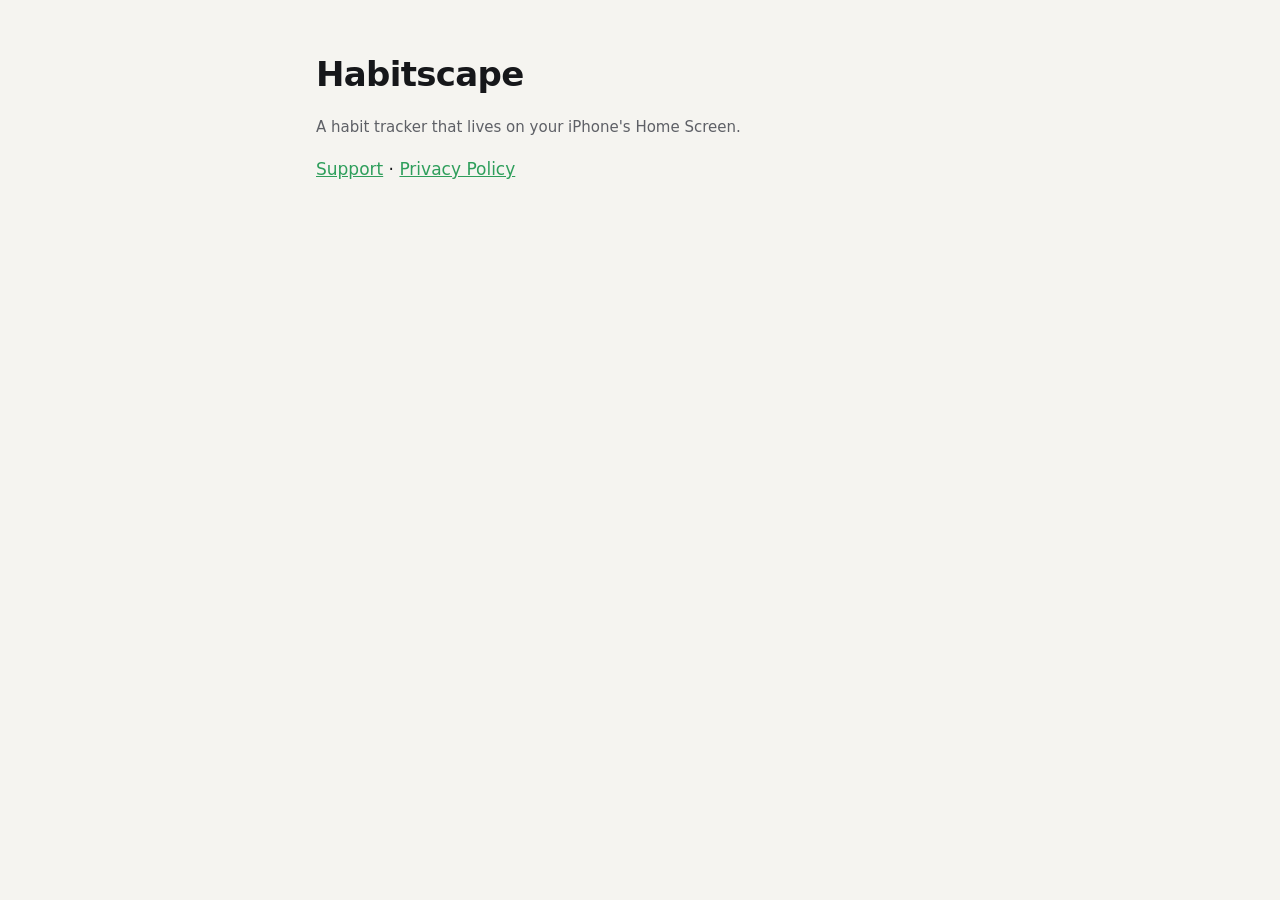
<file: index.html>
<!doctype html>
<html lang="en">
<head>
<meta charset="utf-8">
<meta name="viewport" content="width=device-width, initial-scale=1">
<title>Habitscape</title>
<link rel="stylesheet" href="style.css">
</head>
<body>
<main>
<h1>Habitscape</h1>
<p class="muted">A habit tracker that lives on your iPhone's Home Screen.</p>
<p><a href="support.html">Support</a> · <a href="privacy.html">Privacy Policy</a></p>
</main>
</body>
</html>
</file>
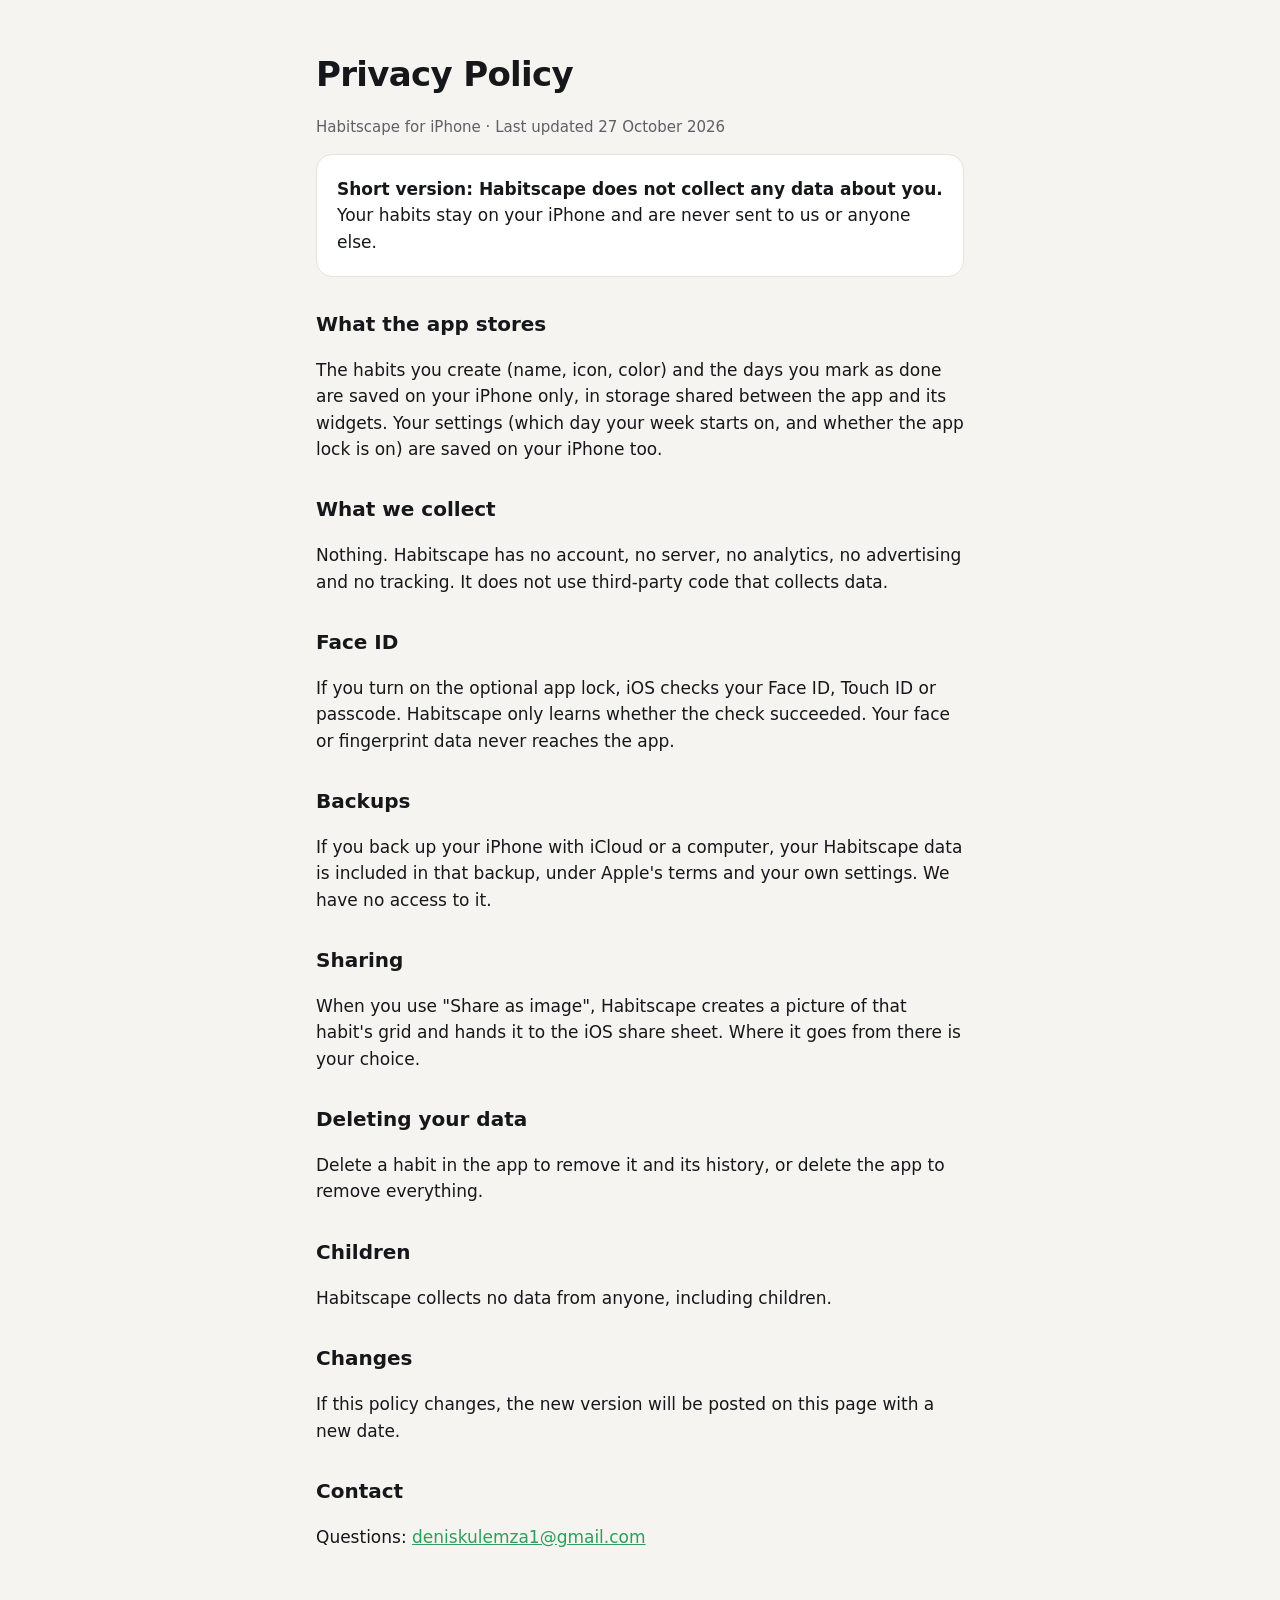
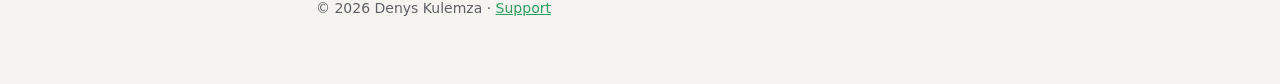
<file: privacy.html>
<!doctype html>
<html lang="en">
<head>
<meta charset="utf-8">
<meta name="viewport" content="width=device-width, initial-scale=1">
<title>Habitscape Privacy Policy</title>
<link rel="stylesheet" href="style.css">
</head>
<body>
<main>
<h1>Privacy Policy</h1>
<p class="muted">Habitscape for iPhone · Last updated 27 October 2026</p>

<div class="card">
<p><strong>Short version: Habitscape does not collect any data about you.</strong> Your habits
stay on your iPhone and are never sent to us or anyone else.</p>
</div>

<h2>What the app stores</h2>
<p>The habits you create (name, icon, color) and the days you mark as done are saved on
your iPhone only, in storage shared between the app and its widgets. Your settings (which
day your week starts on, and whether the app lock is on) are saved on your iPhone too.</p>

<h2>What we collect</h2>
<p>Nothing. Habitscape has no account, no server, no analytics, no advertising and no
tracking. It does not use third-party code that collects data.</p>

<h2>Face ID</h2>
<p>If you turn on the optional app lock, iOS checks your Face ID, Touch ID or passcode.
Habitscape only learns whether the check succeeded. Your face or fingerprint data never
reaches the app.</p>

<h2>Backups</h2>
<p>If you back up your iPhone with iCloud or a computer, your Habitscape data is included
in that backup, under Apple's terms and your own settings. We have no access to it.</p>

<h2>Sharing</h2>
<p>When you use "Share as image", Habitscape creates a picture of that habit's grid and
hands it to the iOS share sheet. Where it goes from there is your choice.</p>

<h2>Deleting your data</h2>
<p>Delete a habit in the app to remove it and its history, or delete the app to remove
everything.</p>

<h2>Children</h2>
<p>Habitscape collects no data from anyone, including children.</p>

<h2>Changes</h2>
<p>If this policy changes, the new version will be posted on this page with a new date.</p>

<h2>Contact</h2>
<p>Questions: <a href="mailto:deniskulemza1@gmail.com">deniskulemza1@gmail.com</a></p>

<footer>© 2026 Denys Kulemza · <a href="support.html">Support</a></footer>
</main>
</body>
</html>
</file>
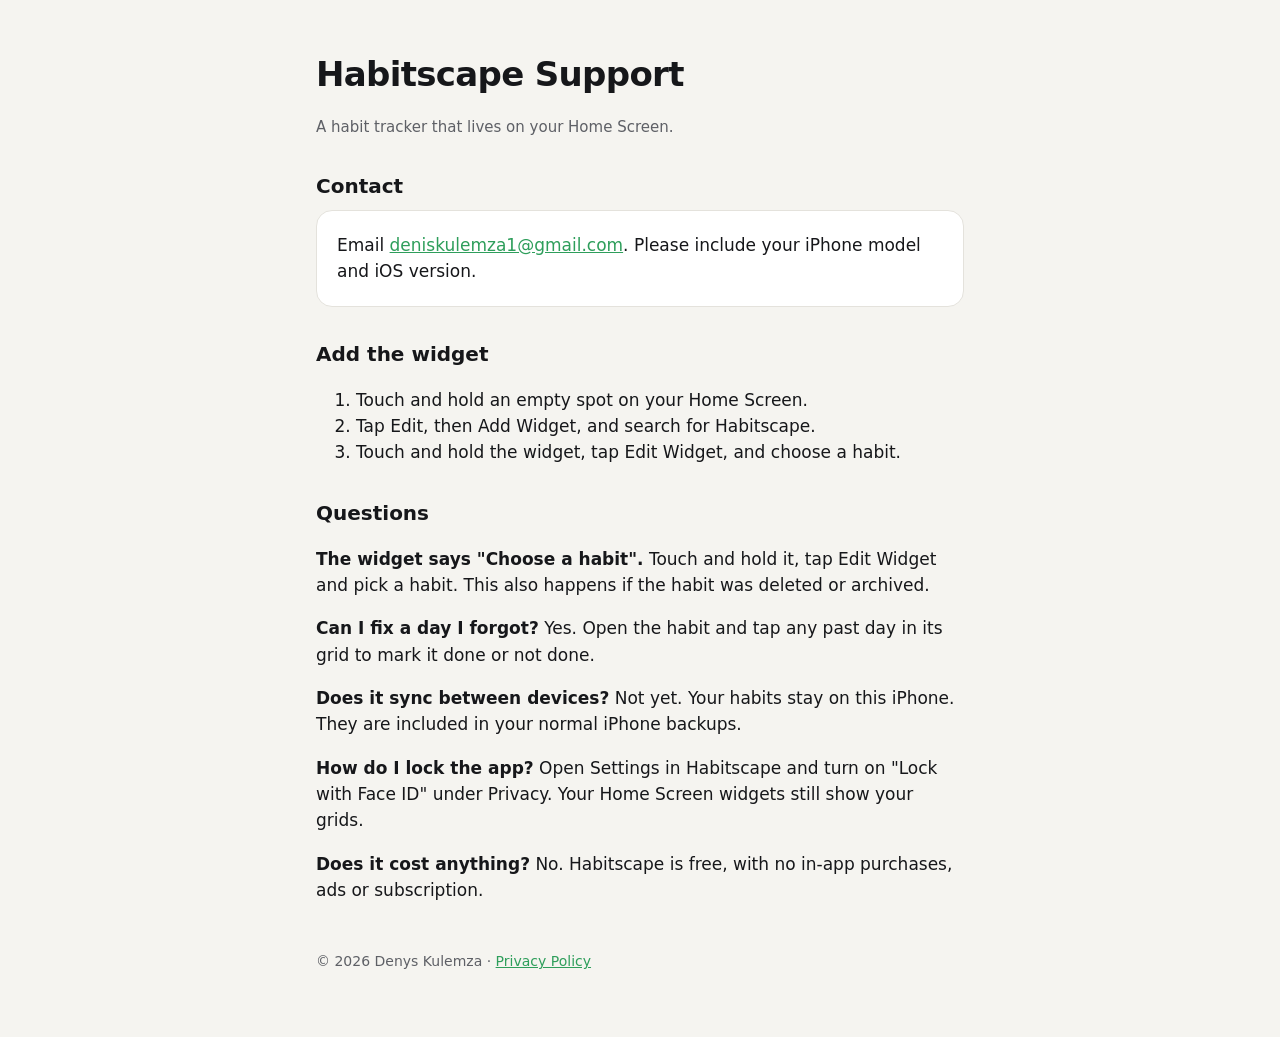
<file: support.html>
<!doctype html>
<html lang="en">
<head>
<meta charset="utf-8">
<meta name="viewport" content="width=device-width, initial-scale=1">
<title>Habitscape Support</title>
<link rel="stylesheet" href="style.css">
</head>
<body>
<main>
<h1>Habitscape Support</h1>
<p class="muted">A habit tracker that lives on your Home Screen.</p>

<h2>Contact</h2>
<div class="card">
<p>Email <a href="mailto:deniskulemza1@gmail.com">deniskulemza1@gmail.com</a>. Please include your iPhone
model and iOS version.</p>
</div>

<h2>Add the widget</h2>
<ol>
<li>Touch and hold an empty spot on your Home Screen.</li>
<li>Tap Edit, then Add Widget, and search for Habitscape.</li>
<li>Touch and hold the widget, tap Edit Widget, and choose a habit.</li>
</ol>

<h2>Questions</h2>
<p><strong>The widget says "Choose a habit".</strong> Touch and hold it, tap Edit Widget and
pick a habit. This also happens if the habit was deleted or archived.</p>
<p><strong>Can I fix a day I forgot?</strong> Yes. Open the habit and tap any past day in its
grid to mark it done or not done.</p>
<p><strong>Does it sync between devices?</strong> Not yet. Your habits stay on this iPhone.
They are included in your normal iPhone backups.</p>
<p><strong>How do I lock the app?</strong> Open Settings in Habitscape and turn on
"Lock with Face ID" under Privacy. Your Home Screen widgets still show your grids.</p>
<p><strong>Does it cost anything?</strong> No. Habitscape is free, with no in-app purchases,
ads or subscription.</p>

<footer>© 2026 Denys Kulemza · <a href="privacy.html">Privacy Policy</a></footer>
</main>
</body>
</html>
</file>
<file: style.css>
:root { --bg: #F5F4F0; --surface: #FFFFFF; --text: #16171A; --muted: #5E6066; --line: #E4E2DC; --accent: #2E9E5B; }
@media (prefers-color-scheme: dark) {
  :root { --bg: #0F1012; --surface: #1A1B1E; --text: #F2F2F3; --muted: #A0A2A8; --line: #2A2B2F; }
}
* { box-sizing: border-box; }
body { margin: 0; background: var(--bg); color: var(--text);
  font: 17px/1.55 -apple-system, BlinkMacSystemFont, "Segoe UI", system-ui, sans-serif; }
main { max-width: 680px; margin: 0 auto; padding: 48px 16px 64px; }
h1 { font-size: 34px; letter-spacing: -0.02em; margin: 0 0 4px; }
h2 { font-size: 20px; margin: 32px 0 8px; }
p, li { color: var(--text); }
.muted { color: var(--muted); font-size: 15px; }
.card { background: var(--surface); border: 1px solid var(--line); border-radius: 16px; padding: 4px 20px; }
a { color: var(--accent); }
footer { margin-top: 48px; color: var(--muted); font-size: 14px; }
</file>
